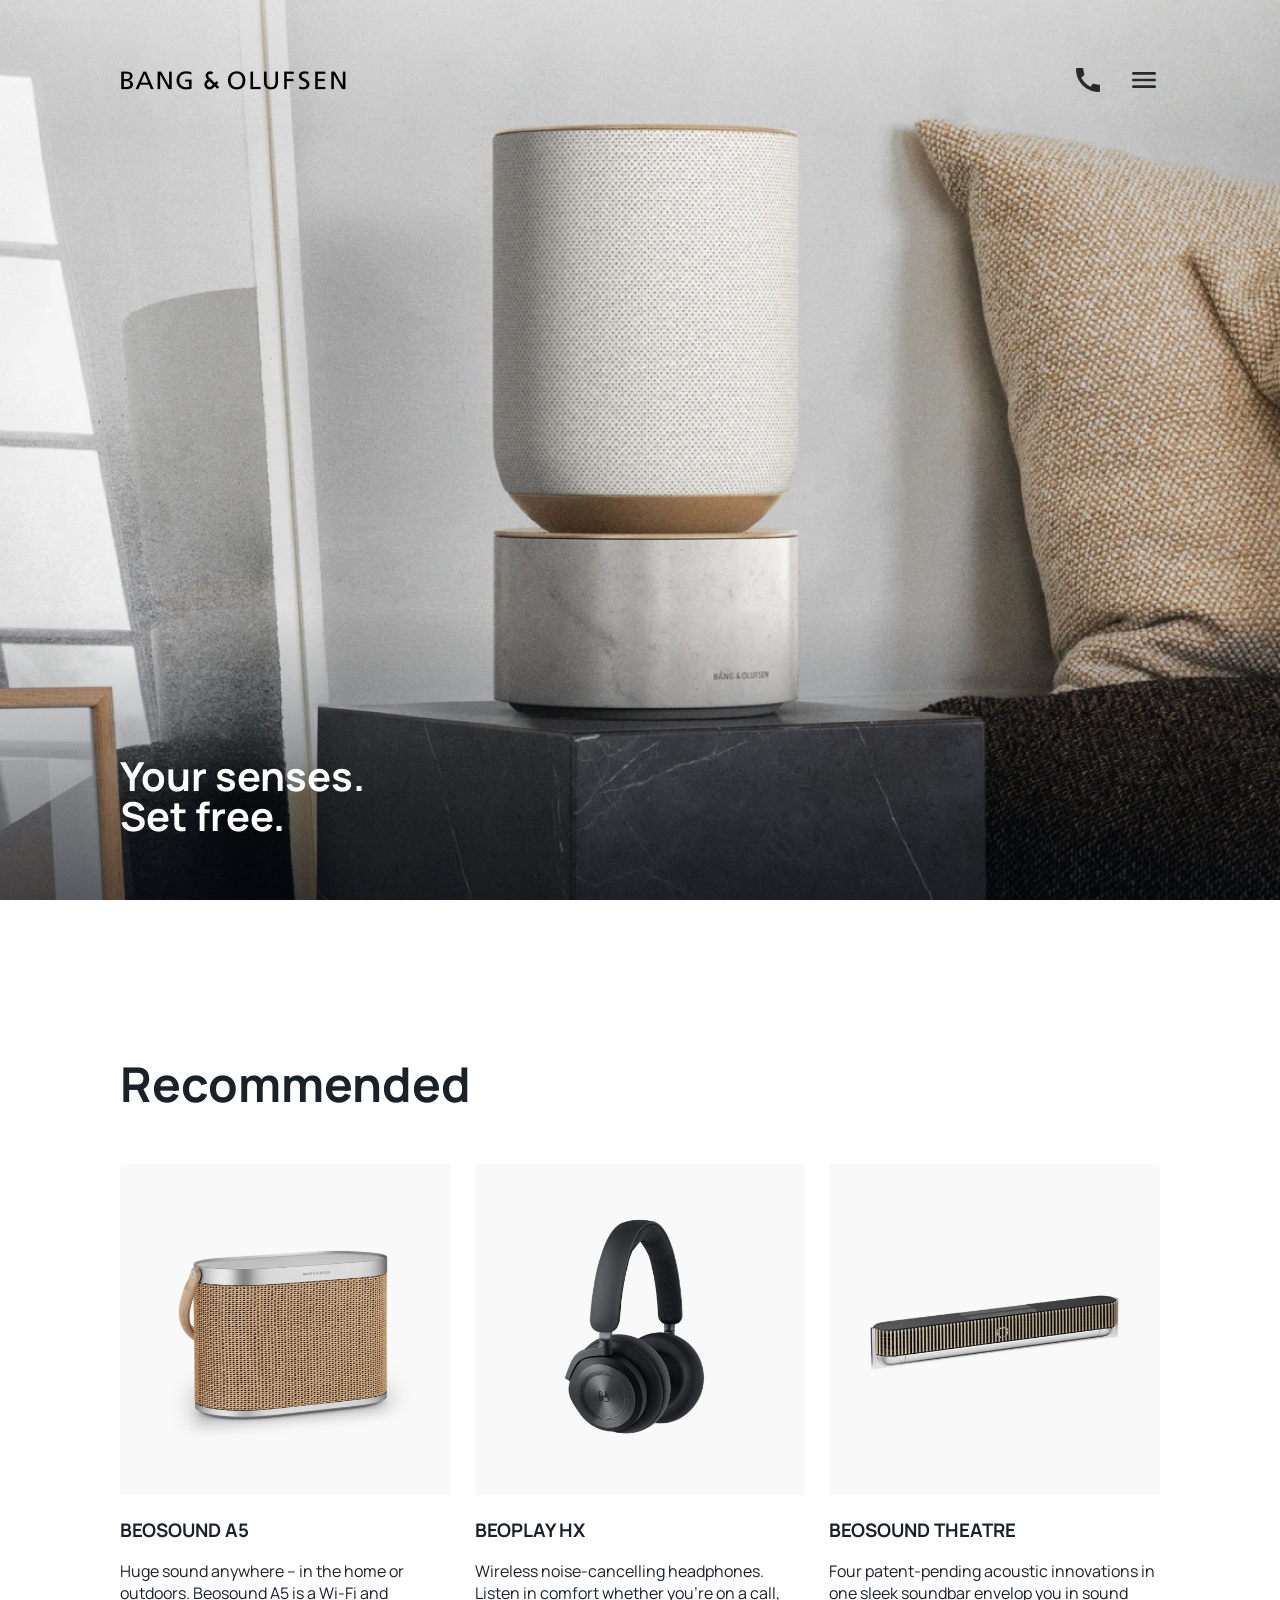
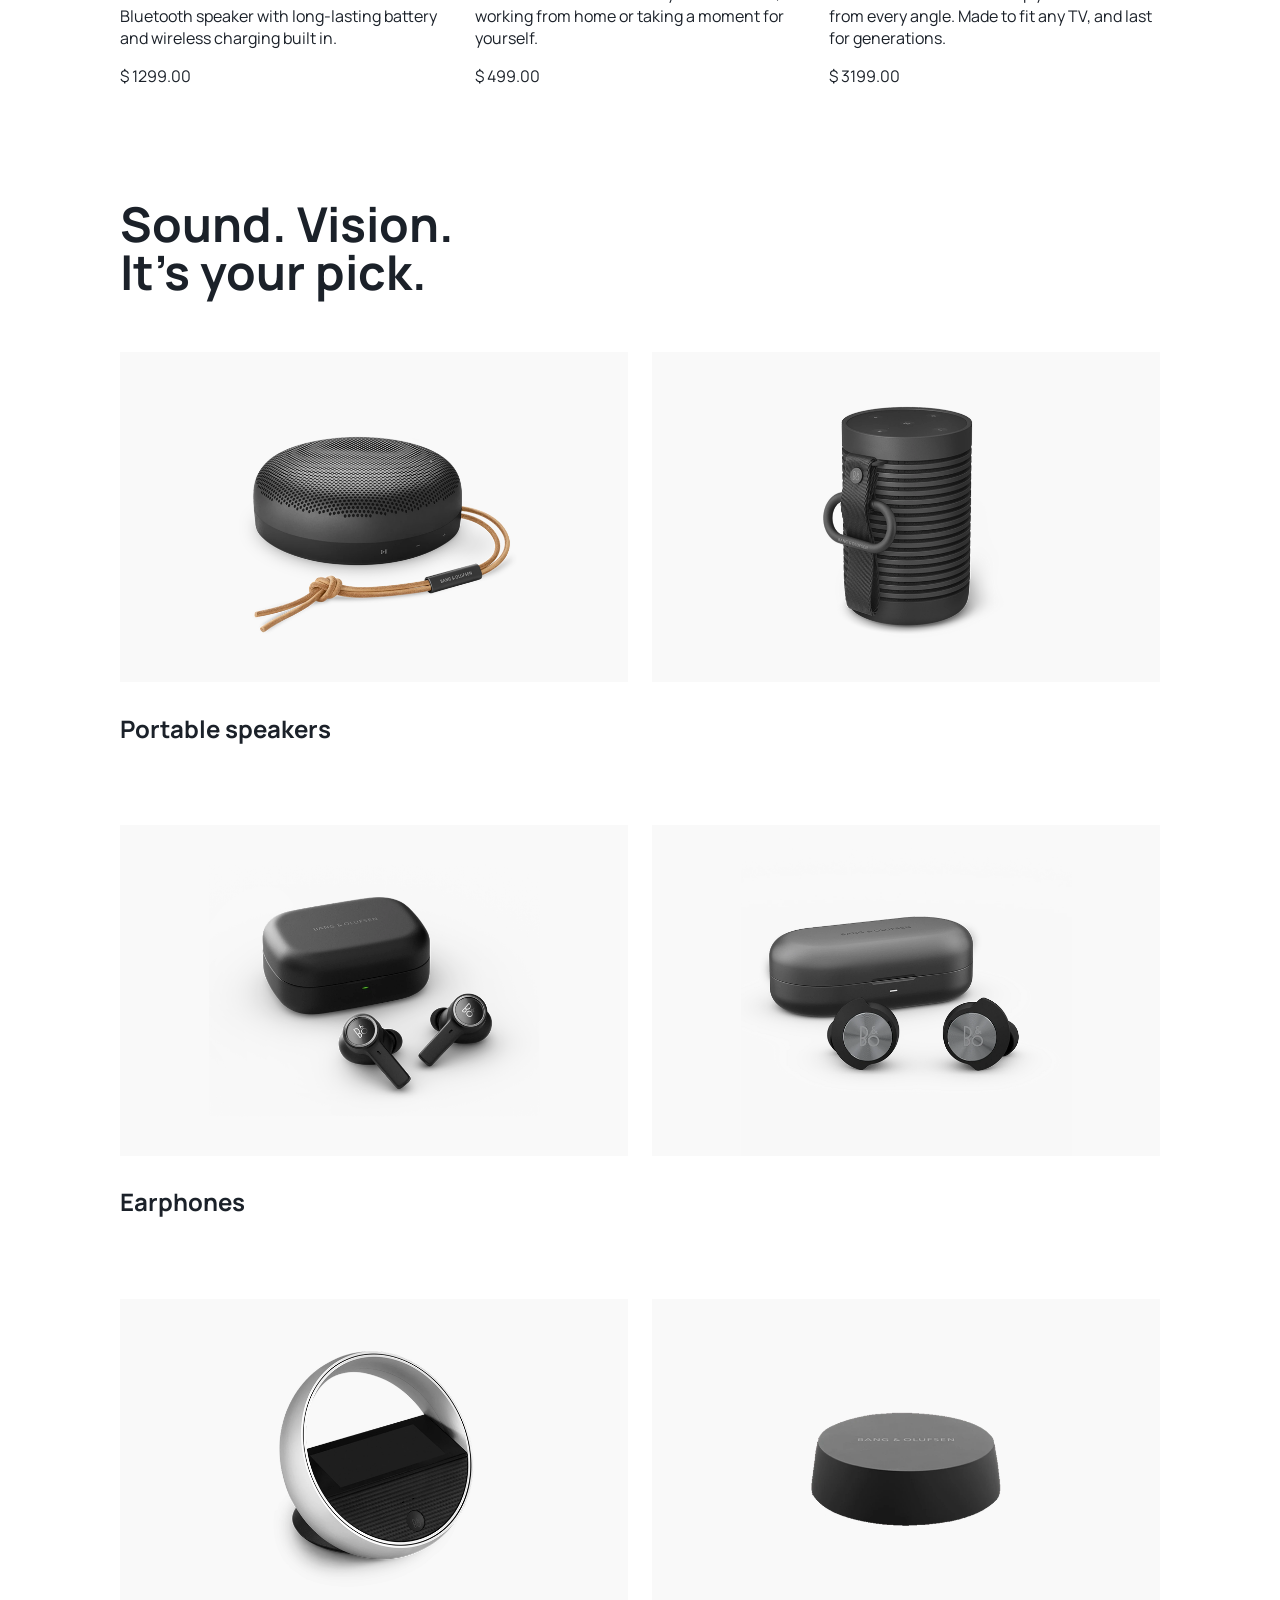
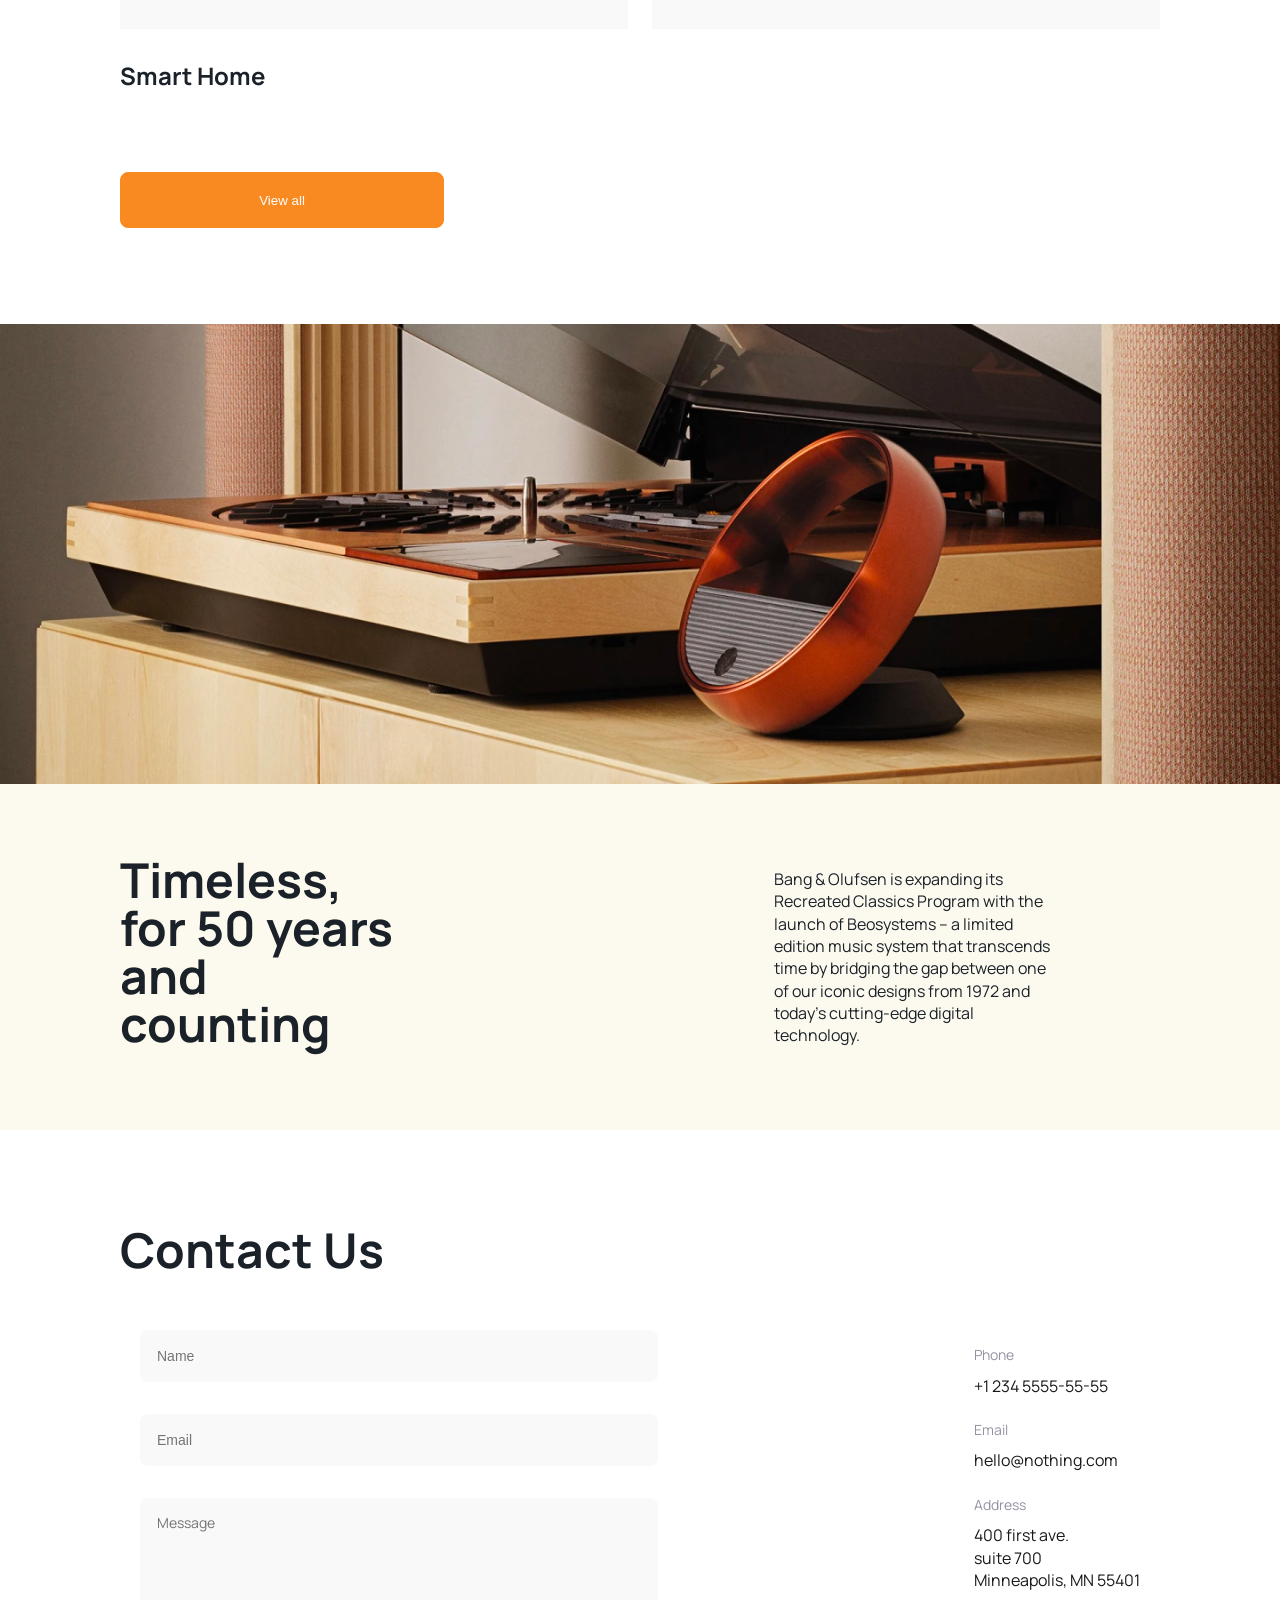
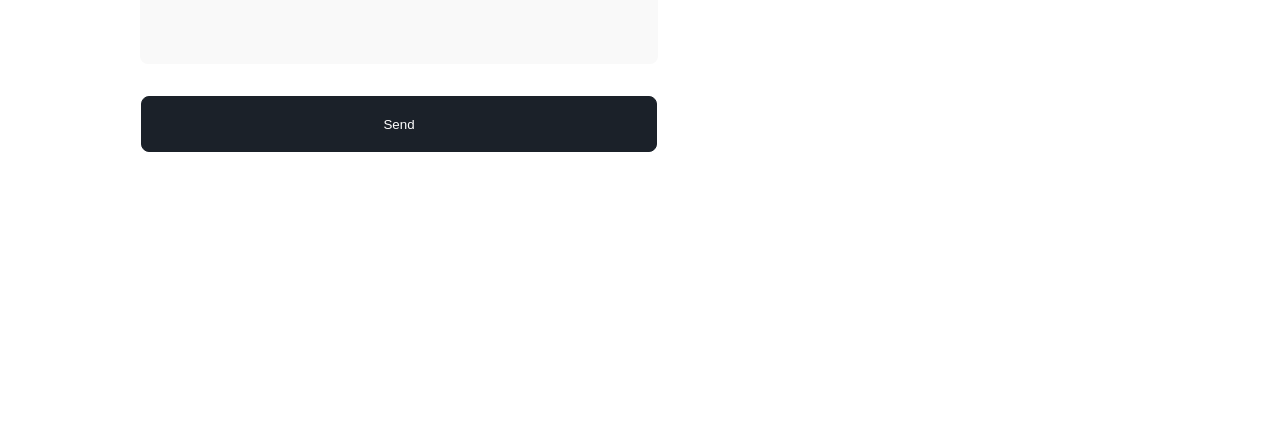
<file: index.html>
<!doctype html><html lang="en" class="page"><head><meta charset="utf-8"><meta name="viewport" content="width=device-width, initial-scale=1.0"><link rel="icon" href="bang-olufsen-logo.ce6bcdb3.png"><title>BANG & OLUFSEN</title><link rel="preconnect" href="https://fonts.googleapis.com"><link rel="preconnect" href="https://fonts.gstatic.com" crossorigin><link href="https://fonts.googleapis.com/css2?family=Manrope:wght@200..800&display=swap" rel="stylesheet"><link rel="stylesheet" href="index.950ea50f.css"><script src="index.cabb280d.js" defer></script></head><body class="page__body"> <header class="header"> <div class="container"> <div class="header__content"> <div class="top-bar"> <a href="#" class="top-bar__logo-link"> <img src="logox.fad85a3f.png" alt="Bose logo" class="top-bar__logo"> </a> <div class="top-bar__icons"> <a href="tel:+1234 5555-55-55" class="icon icon--phone"> <span class="icon--phone--hover">+1 234 5555-55-55</span> </a> <a href="#menu" class="icon icon--menu"></a> </div> </div> <div class="header__bottom"> <h1 class="header__title"> Your senses. <br> Set free. </h1> </div> </div> </div> </header> <aside class="menu page__menu" id="menu"> <div class="container"> <div class="menu__top top-bar"> <a href="#" class="top-bar__logo-link"> <img src="logox.fad85a3f.png" alt="Bose logo" class="top-bar__logo"> </a> <a href="#" class="icon icon--close"></a> </div> <div class="menu__bottom"> <nav class="menu__nav nav"> <ul class="nav__list"> <li class="nav__item"> <a class="nav__link" href="#">Home</a> </li> <li class="nav__item"> <a class="nav__link" href="#recommended">Recommended</a> </li> <li class="nav__item"> <a class="nav__link" href="#categories">Categories</a> </li> <li class="nav__item"> <a class="nav__link" href="#about-us">About Us</a> </li> <li class="nav__item"> <a class="nav__link" href="#contact-us">Contact us</a> </li> </ul> </nav> <a href="tel: +1234 5555-55-55" class="menu__phone-number">+1234 5555-55-55</a> <a href="tel: +1234 5555-55-55" class="menu__call-to-order">Call to order</a> </div> </div> </aside> <main class="main"> <div class="container"> <div class="main__content"> <section class="recommended" id="recommended"> <h2 class="section-title title-recommended">Recommended</h2> <div class="recommended__products"> <article class="product recommended__product"> <img src="beosound-a5.76643da3.png" alt="Beosound A5" class="product__photo"> <h3 class="product__title">BEOSOUND A5</h3> <p class="product__info">Huge sound anywhere – in the home or outdoors. Beosound A5 is a Wi-Fi and Bluetooth speaker with long-lasting battery and wireless charging built in.</p> <p class="product__price">$ 1299.00</p> </article> <article class="product recommended__product"> <img src="beoplay-hx.21ab8760.png" alt="Beoplay HX" class="product__photo"> <h3 class="product__title">BEOPLAY HX</h3> <p class="product__info">Wireless noise-cancelling headphones. Listen in comfort whether you're on a call, working from home or taking a moment for yourself.</p> <p class="product__price">$ 499.00</p> </article> <article class="product recommended__product"> <img src="beosound-theatre.6cf35b7f.png" alt="Beosound Theatre" class="product__photo"> <h3 class="product__title">BEOSOUND THEATRE</h3> <p class="product__info">Four patent-pending acoustic innovations in one sleek soundbar envelop you in sound from every angle. Made to fit any TV, and last for generations.</p> <p class="product__price">$ 3199.00</p> </article> </div> </section> <section class="categories" id="categories"> <h2 class="section-title">Sound. Vision. <br> It’s your pick. </h2> <div class="categories__wrapper"> <article class="category"> <div class="category__photos"> <a href="#" class="category__link"> <img src="portable-speaker-one.490d35f7.png" alt="Portable speaker" class="category__photo"> </a> <a href="#" class="category__link"> <img src="portable-speaker-two.1f87b9be.png" alt="Portable speaker" class="category__photo"> </a> </div> <h3 class="category__title">Portable speakers</h3> </article> <article class="category"> <div class="category__photos"> <a href="#" class="category__link"> <img src="earphones-one.c6c53018.png" alt="Earphones" class="category__photo"> </a> <a href="#" class="category__link"> <img src="earphones-two.ab027df7.png" alt="Earphones" class="category__photo"> </a> </div> <h3 class="category__title">Earphones</h3> </article> <article class="category"> <div class="category__photos"> <a href="#" class="category__link"> <img src="smart-home-one.9421ab2c.png" alt="Smart Home" class="category__photo"> </a> <a href="#" class="category__link"> <img src="smart-home-two.76c87c37.png" alt="Smart Home" class="category__photo"> </a> </div> <h3 class="category__title">Smart Home</h3> </article> <a href="#"> <button class="categories__button">View all</button> </a> </div> </section> </div> </div> <section class="about-us" id="about-us"> <div class="about-us__inner"> <div class="about-us__photo"> </div> <h2 class="about-us__title section-title">Timeless, for 50 years and counting</h2> <div class="about-us__content"> <div class="about-us__description"> <p>Bang & Olufsen is expanding its Recreated Classics Program with the launch of Beosystems – a limited edition music system that transcends time by bridging the gap between one of our iconic designs from 1972 and today’s cutting-edge digital technology.</p> </div> </div> </div> </section> <div class="container"> <div class="main__content"> <section class="contact-us" id="contact-us"> <h2 class="section-title">Contact Us</h2> <div class="contact-us__wrapper"> <form class="contact-us__form" onsubmit="this.reset(); return false;"> <input type="text" placeholder="Name" class="contact-us__data" required> <input type="email" placeholder="Email" class="contact-us__data" required> <textarea placeholder="Message" class="contact-us__data contact-us__message" required></textarea> <button class="contact-us__button">Send</button> </form> <div class="contact-us__info"> <div class="contact-us__item"> <p class="contact-us__info-label">Phone</p> <p class="contact-us__info-value"><a href="tel:+123455555555" class="contact-us__info-phone">+1 234 5555-55-55</a></p> </div> <div class="contact-us__item"> <p class="contact-us__info-label">Email</p> <p class="contact-us__info-value"><a href="mailto:hello@nothing.com" class="contact-us__info-email">hello@nothing.com</a></p> </div> <div class="contact-us__item"> <p class="contact-us__info-label">Address</p> <p class="contact-us__info-value"> <a href="https://maps.app.goo.gl/rNzJcZnPxRtrMhe1A" class="contact-us__info-address" target="_blank">400 first ave. <br> suite 700 <br> Minneapolis, MN 55401 </a> </p> </div> </div> </div> </section> </div> </div> </main> <footer class="footer"> </footer> </body></html>
</file>
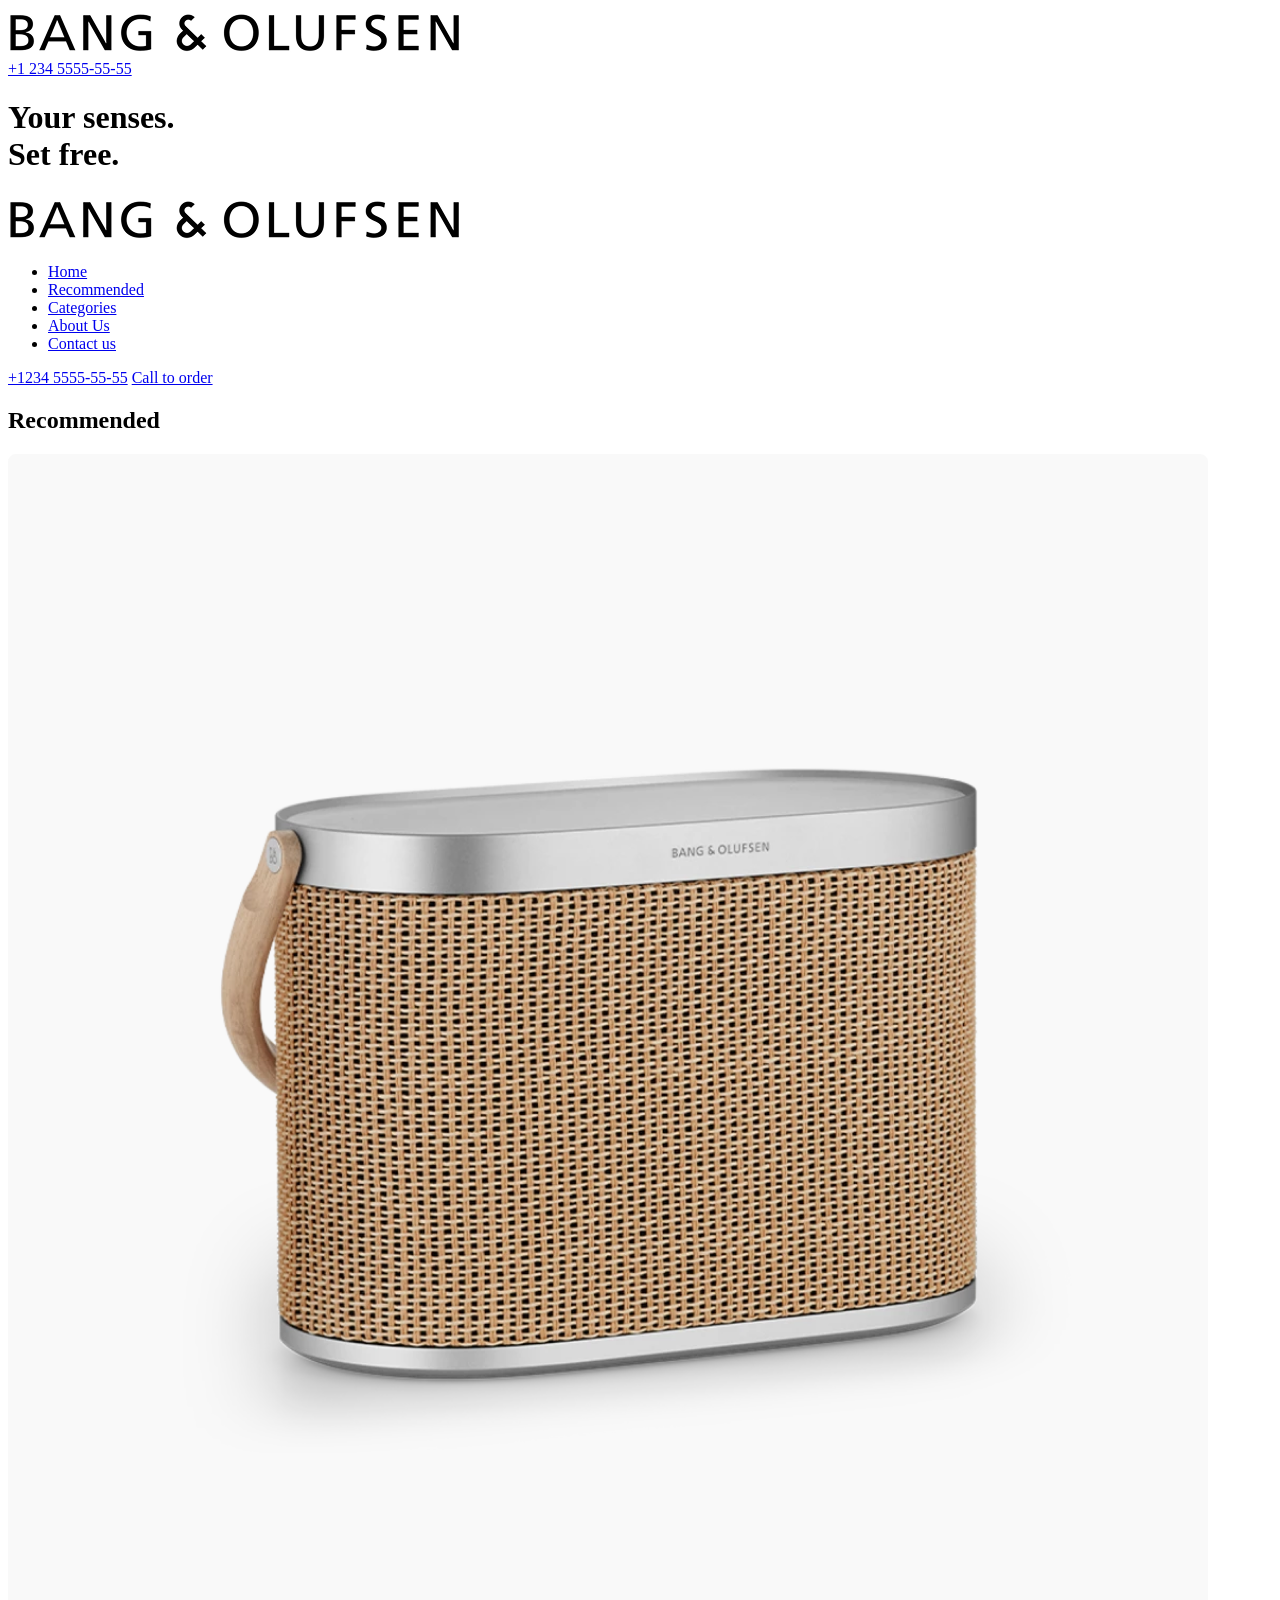
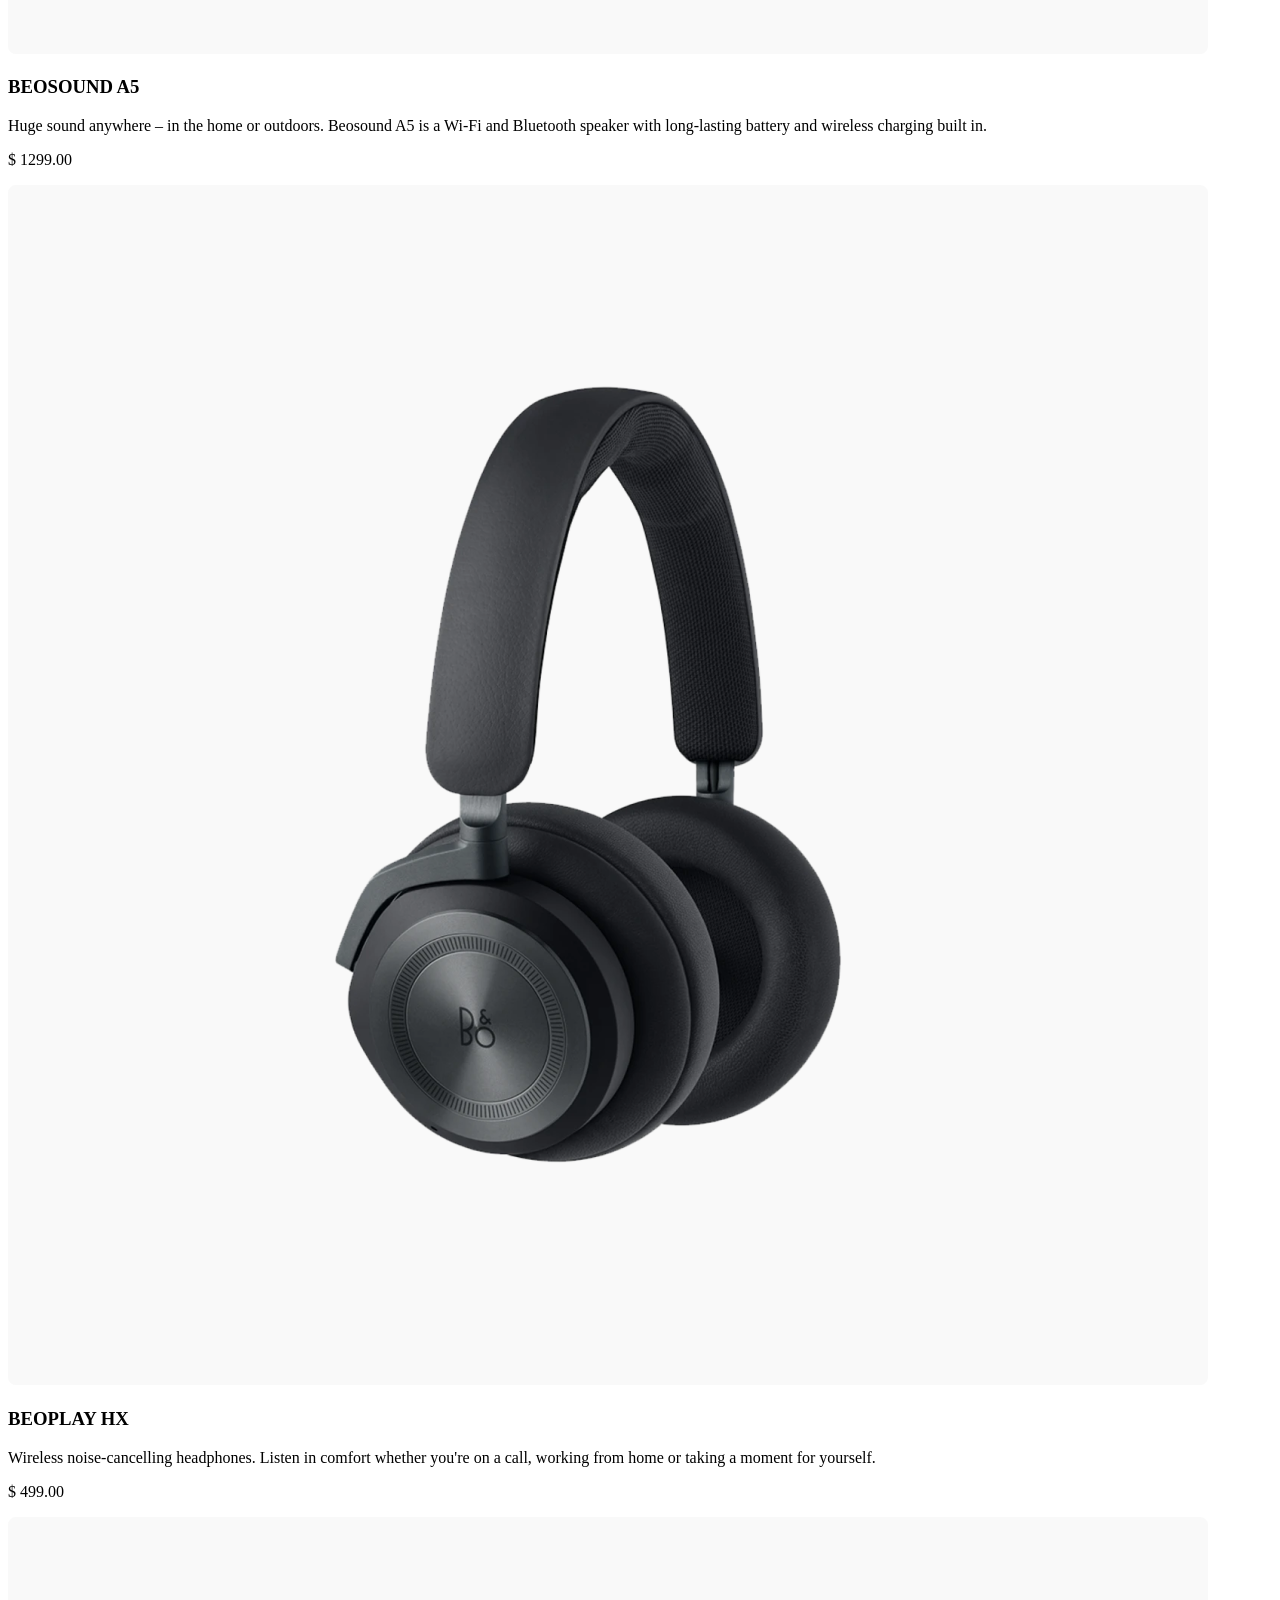
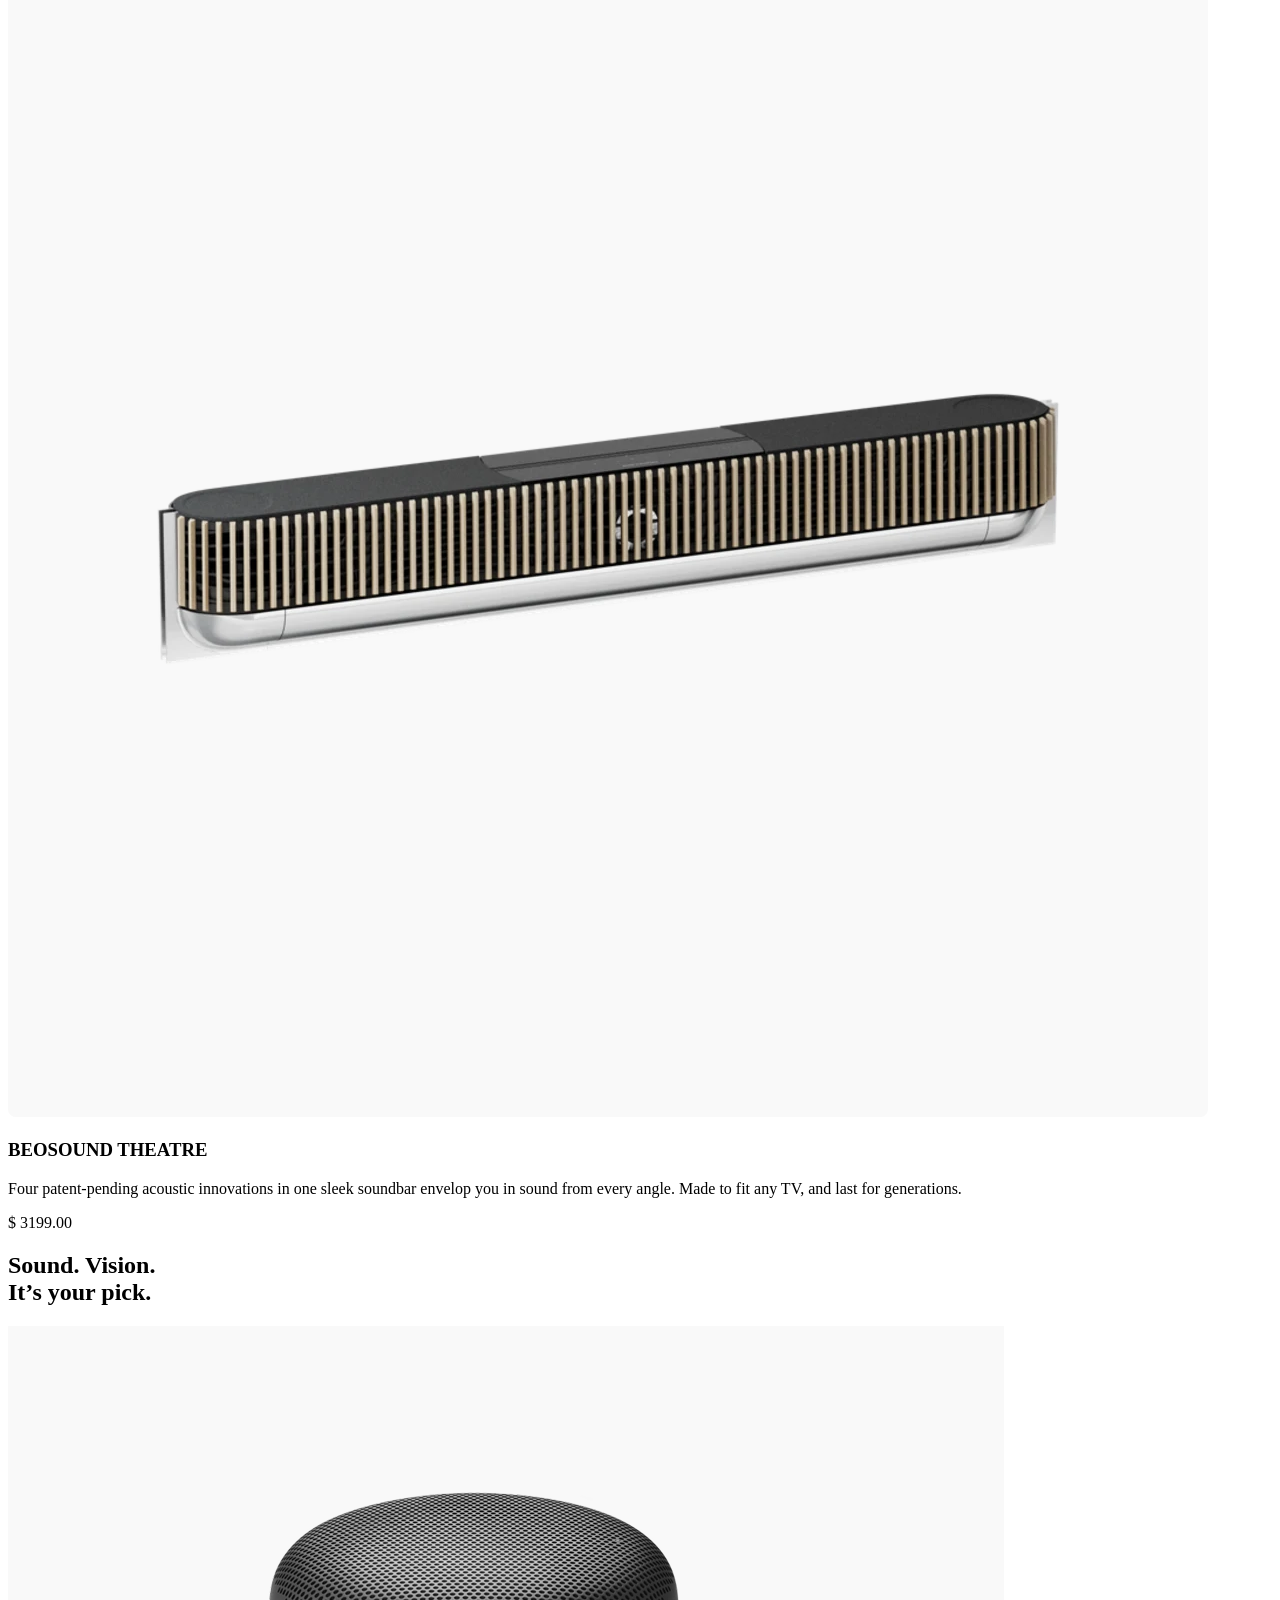
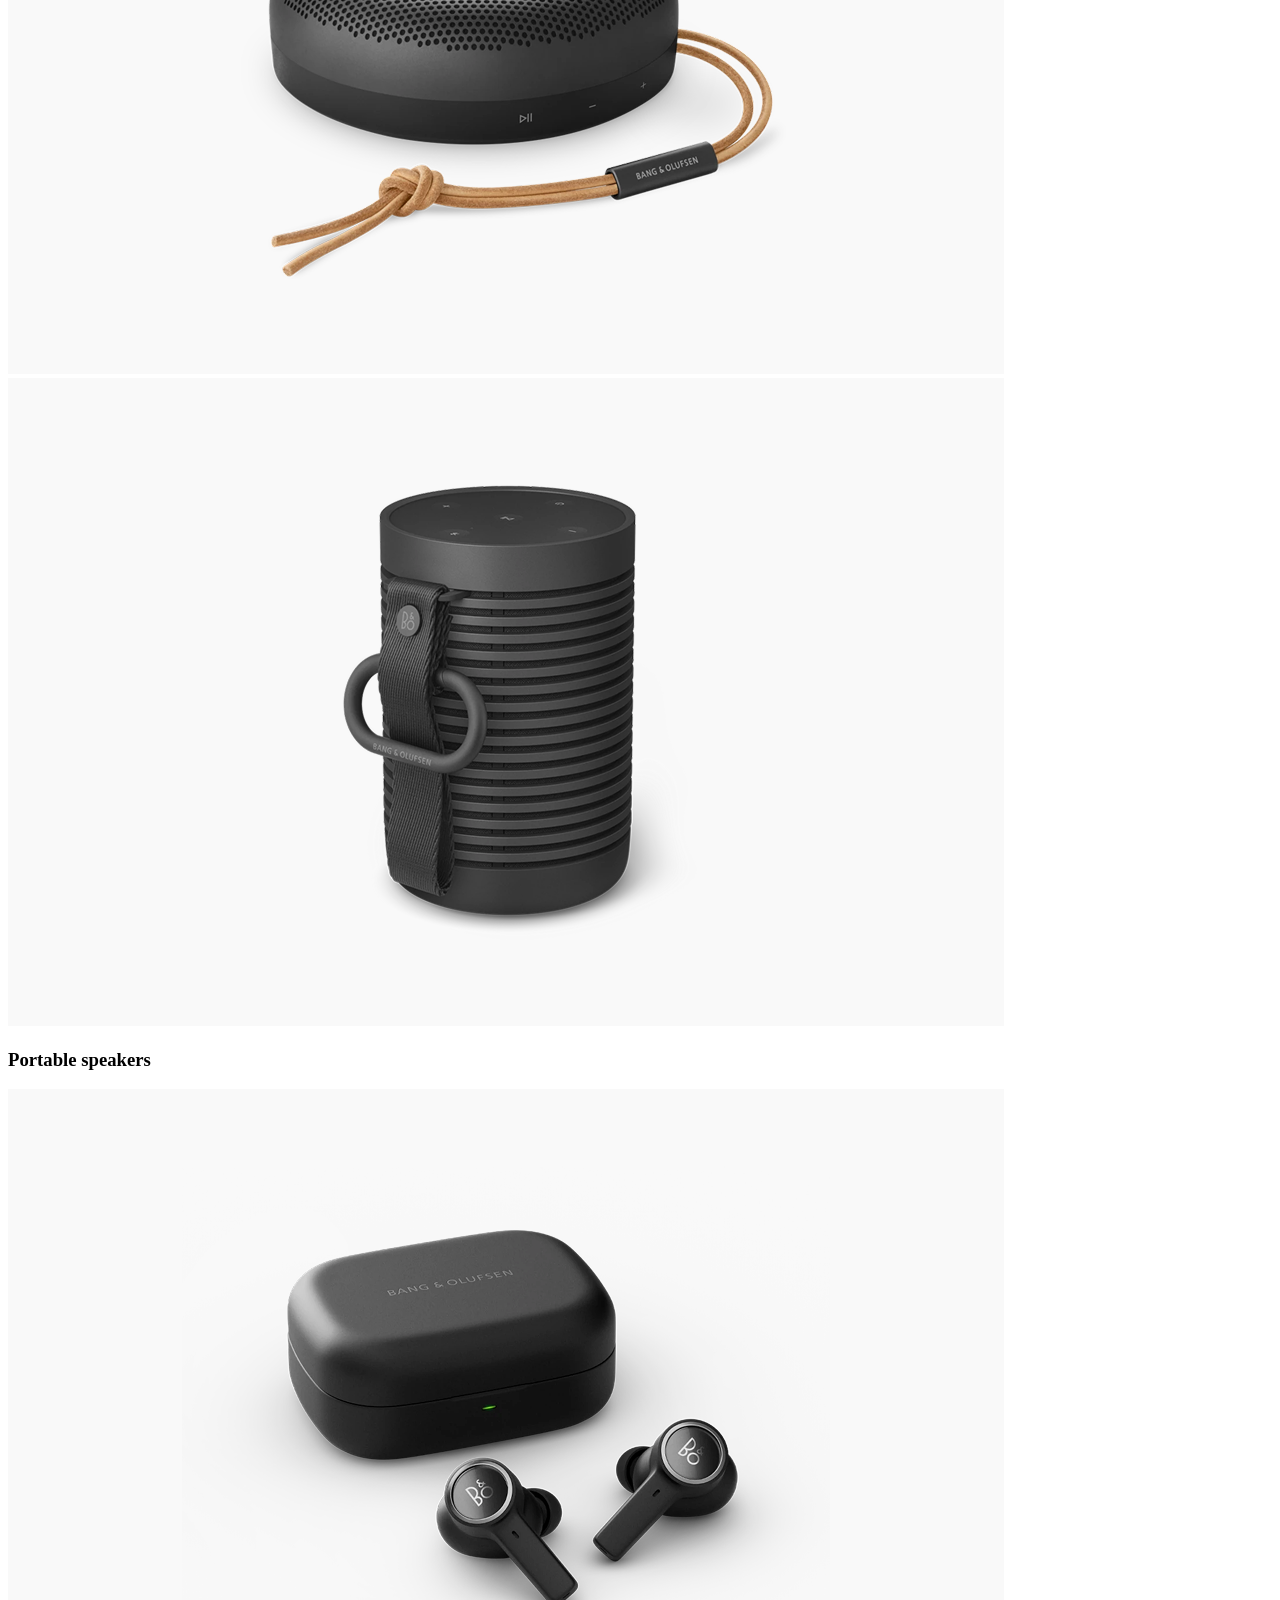
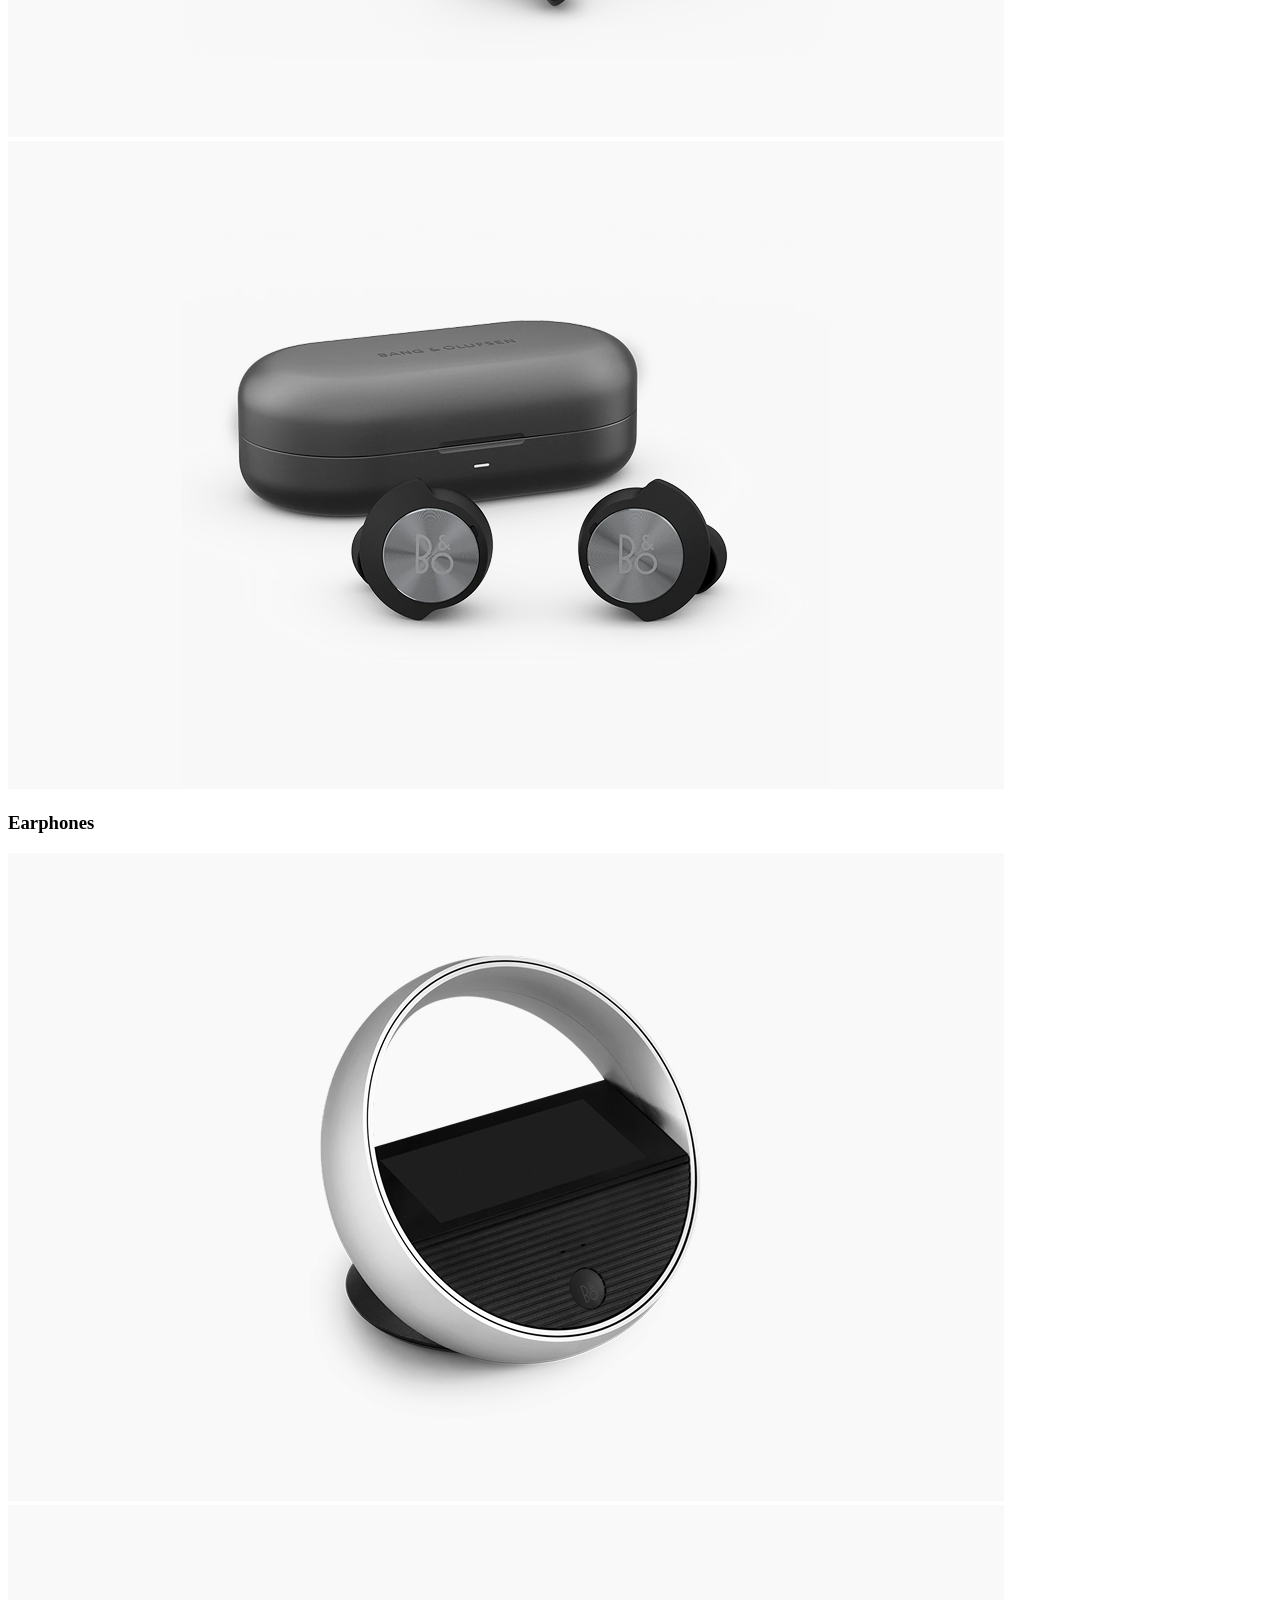
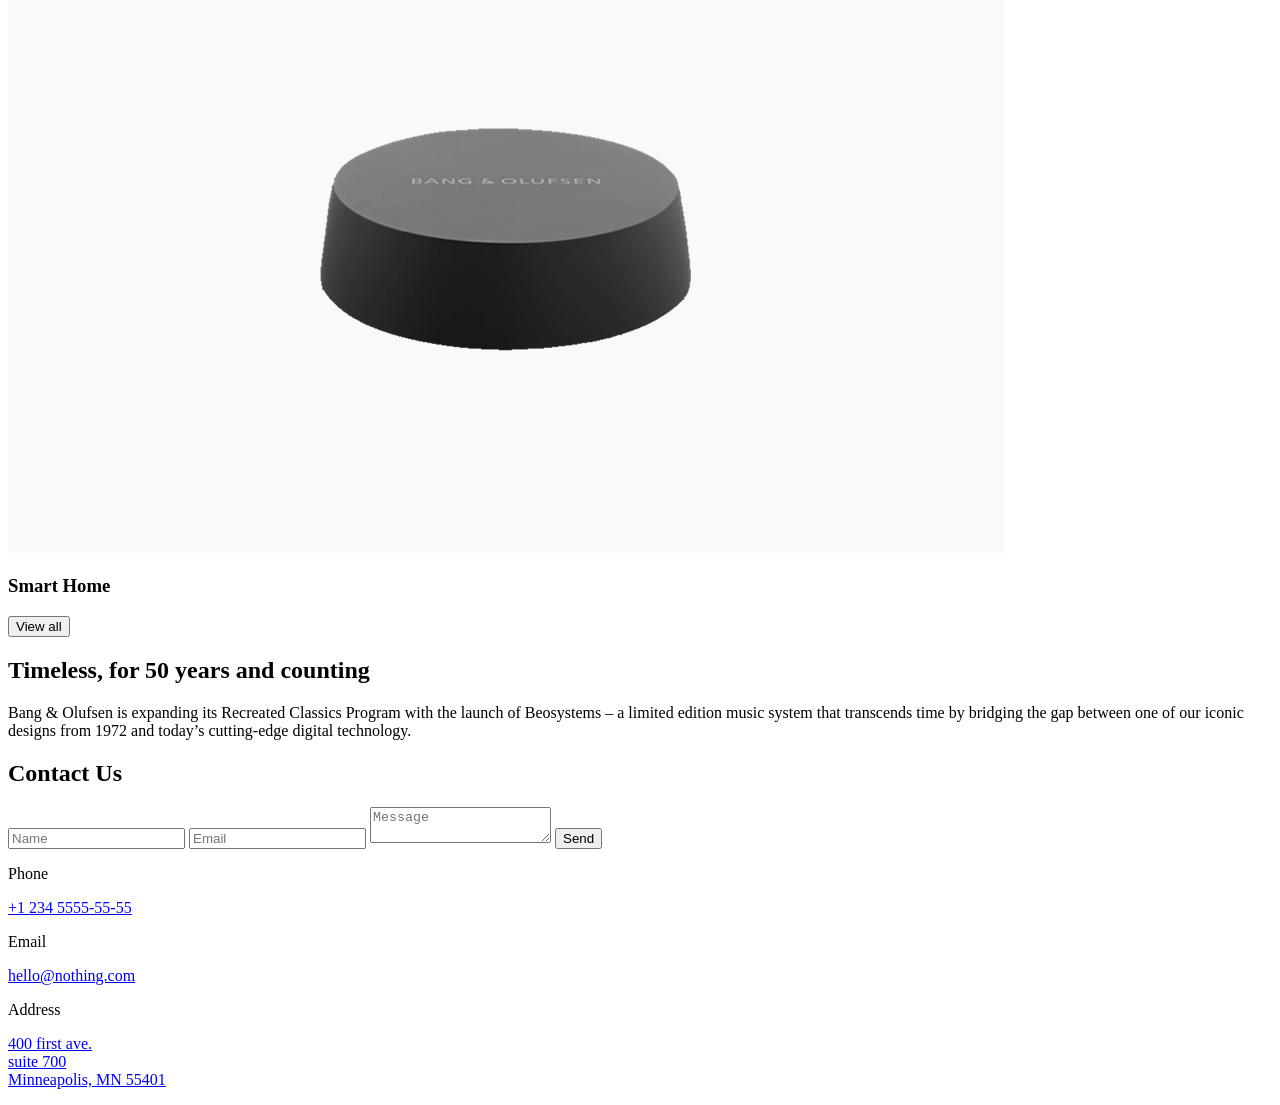
<file: src/index.html>
<!-- #region head -->
<!doctype html>
<html lang="en" class="page">
  <head>
    <meta charset="UTF-8" />
    <meta
      name="viewport"
      content="width=device-width, initial-scale=1.0"
    />
    <link rel="icon" href="../images/bang-olufsen-logo.png">
    <title>BANG & OLUFSEN</title>
    <link rel="preconnect" href="https://fonts.googleapis.com">
    <link rel="preconnect" href="https://fonts.gstatic.com"
    crossorigin="anonymous">
    <link href="https://fonts.googleapis.com/css2?family=Manrope:wght@200..800&display=swap"
    rel="stylesheet">
    <link
      rel="stylesheet"
      href="../src/utils/styles.scss"
    />

    <script
      src="../src/scripts/main.js"
      defer
    ></script>
  </head>
  <!-- #endregion -->
  <body class="page__body">
    <header class="header">
      <div class="container">
        <div class="header__content">
          <div class="top-bar">
            <a href="#" class="top-bar__logo-link">
              <img src="../images/logox.png" alt="Bose logo"
               class="top-bar__logo">
            </a>
            <div class="top-bar__icons">
              <a href="tel:+1234 5555-55-55" class="icon icon--phone">
                <span class="icon--phone--hover">+1 234 5555-55-55</span>
              </a>
              <a href="#menu" class="icon icon--menu"></a>
            </div>
          </div>
          <div class="header__bottom">
            <h1 class="header__title">
              Your senses.
              <br>
              Set free.
            </h1>
          </div>
        </div>
      </div>
    </header>

    <aside class="page__menu menu" id="menu">
      <div class="container">
        <div class="top-bar menu__top">
          <a href="#" class="top-bar__logo-link">
            <img src="../images/logox.png" alt="Bose logo"
            class="top-bar__logo">
          </a>
          <a href="#" class="icon icon--close"></a>
        </div>
        <div class="menu__bottom">
          <nav class="nav menu__nav">
            <ul class="nav__list">
              <li class="nav__item">
                <a class = "nav__link" href="#">Home</a>
              </li>
              <li class="nav__item">
                <a class = "nav__link" href="#recommended">Recommended</a>
              </li>
              <li class="nav__item">
                <a class = "nav__link" href="#categories">Categories</a>
              </li>
              <li class="nav__item">
                <a class="nav__link" href="#about-us">About Us</a>
              </li>
              <li class="nav__item">
                <a class = "nav__link" href= "#contact-us">Contact us</a>
              </li>
            </ul>
          </nav>
          <a href ="tel: +1234 5555-55-55"  class="menu__phone-number">+1234 5555-55-55</a>
          <a href = "tel: +1234 5555-55-55"  class="menu__call-to-order">Call to order</a>
        </div>
      </div>
    </aside>
    <main class="main">
      <div class="container">
        <div class="main__content">
          <section class="recommended" id="recommended">
            <h2 class="section-title title-recommended">Recommended</h2>
            <div class="recommended__products">
              <article class="product recommended__product">
                <img src="../images/beosound-a5.png"
             alt="Beosound A5"
             class="product__photo">
                <h3 class="product__title">BEOSOUND A5</h3>
                <p class="product__info">Huge sound anywhere – in the home or outdoors. Beosound A5 is a Wi-Fi and Bluetooth speaker with long-lasting battery and wireless charging built in.</p>
                <p class="product__price">$ 1299.00</p>
              </article>
              <article class="product recommended__product">
                <img src="../images/beoplay-hx.png" alt="Beoplay HX"
             class="product__photo">
                <h3 class="product__title">BEOPLAY HX</h3>
                <p class="product__info">Wireless noise-cancelling headphones. Listen in comfort whether you're on a call, working from home or taking a moment for yourself.</p>
                <p class="product__price">$ 499.00</p>
              </article>
              <article class="product recommended__product">
                <img src="../images/beosound-theatre.png" alt="Beosound Theatre"
            class="product__photo">
                <h3 class="product__title">BEOSOUND THEATRE</h3>
                <p class="product__info">Four patent-pending acoustic innovations in one sleek soundbar envelop you in sound from every angle. Made to fit any TV, and last for generations.</p>
                <p class="product__price">$ 3199.00</p>
              </article>
            </div>
          </section>
          <section class="categories" id="categories">
            <h2 class="section-title">Sound. Vision. <br>
           It’s your pick.
            </h2>
            <div class="categories__wrapper">

              <article class="category">
                <div class="category__photos">
                  <a href="#" class="category__link">
                    <img src="../images/portable-speaker-one.png" alt="Portable speaker"
                    class="category__photo">
                  </a>
                  <a href="#" class="category__link">
                    <img src="../images/portable-speaker-two.png" alt="Portable speaker"
                  class="category__photo">
                  </a>
                </div>
                <h3 class="category__title">Portable speakers</h3>
              </article>

              <article class="category">
                <div class="category__photos">
                  <a href="#" class="category__link">
                    <img src="../images/earphones-one.png" alt="Earphones"
                    class="category__photo">
                  </a>
                  <a href="#" class="category__link">
                    <img src="../images/earphones-two.png" alt="Earphones"
                  class="category__photo">
                  </a>
                </div>
                <h3 class="category__title">Earphones</h3>
              </article>

              <article class="category">
                <div class="category__photos">
                  <a href="#" class="category__link">
                    <img src="../images/smart-home-one.png" alt="Smart Home"
                    class="category__photo">
                  </a>
                  <a href="#" class="category__link">
                    <img src="../images/smart-home-two.png" alt="Smart Home"
                  class="category__photo">
                  </a>
                </div>
                <h3 class="category__title">Smart Home</h3>
              </article>
              <a href="#">
                <button class="categories__button">View all</button>
              </a>
            </div>
          </section>

        </div>
      </div>

      <section class="about-us" id="about-us">
        <div class="about-us__inner">
          <div class="about-us__photo">
          </div>
          <h2 class="section-title about-us__title">Timeless, for 50 years and counting</h2>
          <div class="about-us__content">
            <div class="about-us__description">
              <p>Bang & Olufsen is expanding its Recreated Classics Program with the launch of Beosystems – a limited edition music system that transcends time by bridging the gap between one of our iconic designs from 1972 and today’s cutting-edge digital technology.</p>
            </div>
          </div>
        </div>
      </section>

      <div class="container">
        <div class="main__content">
          <section class="contact-us" id="contact-us">
            <h2 class="section-title">Contact Us</h2>
            <div class="contact-us__wrapper">
              <form class="contact-us__form"  onsubmit="this.reset(); return false;">
                <input type="text" placeholder="Name"
                class="contact-us__data" required>
                <input type="email" placeholder="Email"
                 class="contact-us__data" required>
                <textarea placeholder="Message" class="contact-us__data contact-us__message"
                required></textarea>
                <button class="contact-us__button">Send</button>
              </form>
              <div class="contact-us__info">
                <div class="contact-us__item">
                  <p class="contact-us__info-label">Phone</p>
                  <p class="contact-us__info-value"><a href="tel:+123455555555" class="contact-us__info-phone">+1 234 5555-55-55</a></p>
                </div>
                <div class="contact-us__item">
                  <p class="contact-us__info-label">Email</p>
                  <p class="contact-us__info-value"><a href="mailto:hello@nothing.com" class="contact-us__info-email">hello@nothing.com</a></p>
                </div>
                <div class="contact-us__item">
                  <p class="contact-us__info-label">Address</p>
                  <p class="contact-us__info-value">
                    <a href="https://maps.app.goo.gl/rNzJcZnPxRtrMhe1A" class="contact-us__info-address"
                    target="_blank">400 first ave. <br>
                    suite 700 <br>
                    Minneapolis, MN 55401
                    </a>
                  </p>
                </div>
              </div>
            </div>
          </section>
        </div>
      </div>
    </main>

    <footer class="footer">
    </footer>
  </body>
</html>
</file>
<file: index.950ea50f.css>
.container{padding-left:20px;padding-right:20px}@media (min-width:576px){.container{padding-left:72px;padding-right:72px}}@media (min-width:1024px){.container{max-width:1260px;margin-left:auto;margin-right:auto;padding-left:120px;padding-right:120px}}.header{background-image:url(bg.image.f90cb24a.png);background-position:50%;background-size:cover}.header__content{-ms-flex-direction:column;flex-direction:column;-ms-flex-pack:justify;justify-content:space-between;height:100vh;display:-ms-flexbox;display:flex}.header__bottom{padding-bottom:40px}@media (min-width:576px){.header__bottom{padding-bottom:64px}}.header__title{color:#fff;font-style:bold;margin:0;font-size:36px;font-weight:700;line-height:100%}@media (min-width:576px){.header__title{font-size:40px}}.icon{cursor:pointer;background-image:url(icon.burger-menu.before.04b80f5a.png);background-size:cover;width:24px;height:24px;transition:transform .3s;display:block}@media (min-width:576px){.icon{width:32px;height:32px}}@media (min-width:1024px){.icon{width:32px;height:32px}}.icon:hover{transform:scale(1.2)}.icon--phone{background-image:url(icon-phone.1a05c791.png);position:relative}.icon--phone--hover{opacity:0;visibility:hidden;color:#1b2129;white-space:nowrap;margin-right:10px;font-weight:700;line-height:16px;transition:opacity .3s,transform .3s;position:absolute;top:50%;right:100%;transform:translateY(-50%)}.icon--phone:hover .icon--phone--hover{opacity:1;visibility:visible;transform:translateY(-50%)translate(0)}.icon--menu{background-image:url(icon.burger-menu.before.04b80f5a.png)}.icon--menu:hover{background-image:url(icon.burger-menu.after.061d275f.png)}.icon--close{background-image:url(icon-close.6a44a084.png)}.menu{box-sizing:border-box;text-transform:uppercase;background-color:#f9f9f9;height:100vh;font-weight:700}.menu__nav{margin-bottom:40px}.menu__top{margin-bottom:32px}@media (min-width:576px){.menu__top{margin-bottom:0}}.menu__phone-number{color:inherit;margin-bottom:16px;font-size:16px;line-height:27px;text-decoration:none;display:block}.menu__call-to-order{color:inherit;letter-spacing:2px;border-bottom:1px solid #000;width:fit-content;padding-bottom:7px;font-size:12px;line-height:16px;text-decoration:none;display:block}body:has(.menu:target){overflow:hidden}.nav__list{-ms-flex-direction:column;flex-direction:column;gap:32px;margin:0;padding:0;list-style:none;display:-ms-flexbox;display:flex}.nav__link{color:inherit;letter-spacing:2px;font-size:22px;line-height:22px;text-decoration:none;position:relative}.nav__link:after{content:"";transform-origin:0;background-color:#1b2129;width:100%;height:1px;transition:transform .3s;display:block;position:absolute;bottom:-8px;transform:scale(0)}.nav__link:hover:after{transform:scale(1)}.page{color:#1b2129;scroll-behavior:smooth;background-color:#fff;font-family:Manrope,sans-serif;font-size:16px;line-height:140%}.page__body{min-width:320px;margin:0}.page__menu{opacity:0;pointer-events:none;transition:all .3s;position:fixed;top:0;left:0;right:0;transform:translate(-100%)}.page__menu:target{opacity:1;pointer-events:all;transform:translate(0)}.top-bar{-ms-flex-pack:justify;justify-content:space-between;-ms-flex-align:center;align-items:center;padding-top:24px;padding-bottom:24px;display:-ms-flexbox;display:flex}@media (min-width:576px){.top-bar{padding-top:64px;padding-bottom:64px}}.top-bar__icons{gap:24px;display:-ms-flexbox;display:flex}.top-bar__logo-link{display:-ms-flexbox;display:flex}.top-bar__logo{height:16px;transition:transform .3s}.top-bar__logo:hover{transform:scale(1.2)}@media (min-width:576px){.top-bar__logo{height:24px}}.section-title{letter-spacing:0;text-align:left;margin:0 0 48px;font-size:32px;font-weight:700;line-height:32px}@media (min-width:576px){.section-title{margin-bottom:56px;font-size:40px;line-height:40px}}@media (min-width:1024px){.section-title{font-size:48px;line-height:48px}}.title-recommended{margin-top:64px}.main{background-color:#fff}.main__content{row-gap:96px;margin-top:0;padding-top:96px;padding-bottom:96px;display:grid}@media on-tablet{.main__content{row-gap:120px;margin-top:120px;padding-top:120px;padding-bottom:120px}}.product__photo{cursor:pointer;width:100%;transition:transform .8s}.product__photo:hover{transform:scale(1.1)}.recommended__products{--columns:2;grid-template-columns:repeat(var(--columns),1fr);gap:40px 20px;display:grid}@media (min-width:576px){.recommended__products{--columns:6;column-gap:24px}}@media (min-width:1024px){.recommended__products{--columns:12}}.recommended__product{grid-column:1/-1}@media (min-width:576px){.recommended__product{grid-column:2/-2}}@media (min-width:1024px){.recommended__product{grid-column:span 4}}.about-us{background-color:#fcfaef;width:100%}.about-us__inner{--columns:2;grid-template-columns:repeat(var(--columns),1fr);grid-template-columns:repeat(4,1fr);-ms-flex-pack:center;justify-content:center;-ms-flex-align:center;align-items:center;column-gap:20px;margin:0 auto;display:grid}@media (min-width:576px){.about-us__inner{--columns:6;column-gap:24px}}@media (min-width:1024px){.about-us__inner{--columns:12}}@media (min-width:576px){.about-us__inner{grid-template-columns:repeat(6,1fr)}}@media (min-width:1024px){.about-us__inner{grid-template-columns:repeat(12,1fr)}}.about-us__title{grid-column:1/-1;margin-bottom:10px;padding:20px}@media (min-width:576px){.about-us__title{grid-column:1/4;row-gap:120px;padding-top:72px;padding-bottom:72px}}@media (min-width:1024px){.about-us__title{grid-column:span 5;padding-left:120px;padding-right:120px}}.about-us__content{grid-column:1/-1}@media (min-width:576px){.about-us__content{grid-column:4/7}}@media (min-width:1024px){.about-us__content{grid-column:span 5}}.about-us__photo{background-image:url(record-player.18e7b7bc.png);background-position:50% 80%;background-repeat:no-repeat;background-size:cover;grid-column:1/-1;width:100%;height:200px}@media (min-width:576px){.about-us__photo{height:400px}}@media (min-width:1024px){.about-us__photo{height:460px}}.about-us__description{box-sizing:border-box;width:100%;padding-left:20px;padding-right:20px;font-weight:400;line-height:140%;display:grid}@media (min-width:576px){.about-us__description{padding-left:72px;padding-right:72px}}@media (min-width:1024px){.about-us__description{margin-left:111px;margin-right:120px;padding-left:120px;padding-right:120px}}.categories__wrapper{row-gap:40px;display:grid}@media (min-width:576px){.categories__wrapper{row-gap:56px}}.categories__button{cursor:pointer;color:#fff;background-color:#f98921;border:1px solid #f98921;border-radius:8px;width:280px;height:56px;transition:transform .5s}@media (min-width:576px){.categories__button{width:600px}}@media (min-width:1024px){.categories__button{width:324px}}.categories__button:hover{color:#f98921;background-color:#fff;transform:scale(1.1)}.category__photos{--columns:2;grid-template-columns:repeat(var(--columns),1fr);column-gap:20px;margin-bottom:16px;display:grid}@media (min-width:576px){.category__photos{--columns:6;column-gap:24px}}@media (min-width:1024px){.category__photos{--columns:12}}@media (min-width:576px){.category__link{grid-column:span 3}}@media (min-width:1024px){.category__link{grid-column:span 6}}.category__photo{width:100%;transition:transform .8s}.category__photo:hover{transform:scale(1.05)}.category__title{color:#1b2129;font-size:18px;font-weight:700;line-height:140%}@media (min-width:576px){.category__title{font-size:24px}}.contact-us__wrapper{-ms-flex-flow:column wrap;flex-flow:column wrap;-ms-flex-pack:center;justify-content:center;max-width:1000px;margin:0 auto;display:-ms-flexbox;display:flex}@media (min-width:1024px){.contact-us__wrapper{-ms-flex-direction:row;flex-direction:row;-ms-flex-pack:justify;justify-content:space-between;-ms-flex-align:start;align-items:flex-start}}.contact-us__form{-ms-flex-direction:column;flex-direction:column;-ms-flex-align:center;align-items:center;gap:16px;display:-ms-flexbox;display:flex}.contact-us__data{background-color:#f9f9f9;border:1px solid transparent;border-radius:8px;outline:none;width:280px;height:48px;margin-bottom:16px;padding-left:16px;font-size:14px;font-weight:400;line-height:140%}.contact-us__data:hover{border:1px solid #9393a3}.contact-us__data:focus{border:2px solid #f98921}@media (min-width:576px){.contact-us__data{width:600px}}@media (min-width:1024px){.contact-us__data{width:498px}}.contact-us__message{resize:none;text-align:left;height:148px;padding-top:14px;padding-left:16px;font-family:Manrope,sans-serif;font-weight:400}.contact-us__button{color:#fff;cursor:pointer;background-color:#1b2129;border:1px solid #1b2129;border-radius:8px;width:300px;height:56px;transition:transform .5s}.contact-us__button:hover{color:#1b2129;background-color:#fff;border:1px solid #1b2129;font-weight:700;transform:scale(1.1)}@media (min-width:576px){.contact-us__button{width:616px}}@media (min-width:1024px){.contact-us__button{width:516px}}.contact-us__info{text-align:left;-ms-flex-direction:column;flex-direction:column;-ms-flex-pack:center;justify-content:center;-ms-flex-align:start;align-items:flex-start;margin-top:48px;display:-ms-flexbox;display:flex}@media (min-width:576px){.contact-us__info{margin-top:80px}}@media (min-width:1024px){.contact-us__info{margin-top:0}}.contact-us__item{gap:2px}.contact-us__info-label{color:#9393a3;margin-bottom:0;font-size:14px;font-weight:400}.contact-us__info-value{margin:8px 0}.contact-us__info-address{color:#191919;text-decoration:none}.contact-us__info-address:hover{color:#f98921}.contact-us__info-email{color:#191919;text-decoration:none}.contact-us__info-email:hover{color:#f98921}.contact-us__info-phone{color:#191919;text-decoration:none}.contact-us__info-phone:hover{color:#f98921}.footer{z-index:-1;background-image:url(record-player.18e7b7bc.png);background-position:50%;background-repeat:no-repeat;background-size:cover;width:100%;height:200px;position:sticky;bottom:0}body{overflow-x:hidden}
/*# sourceMappingURL=index.950ea50f.css.map */
</file>
